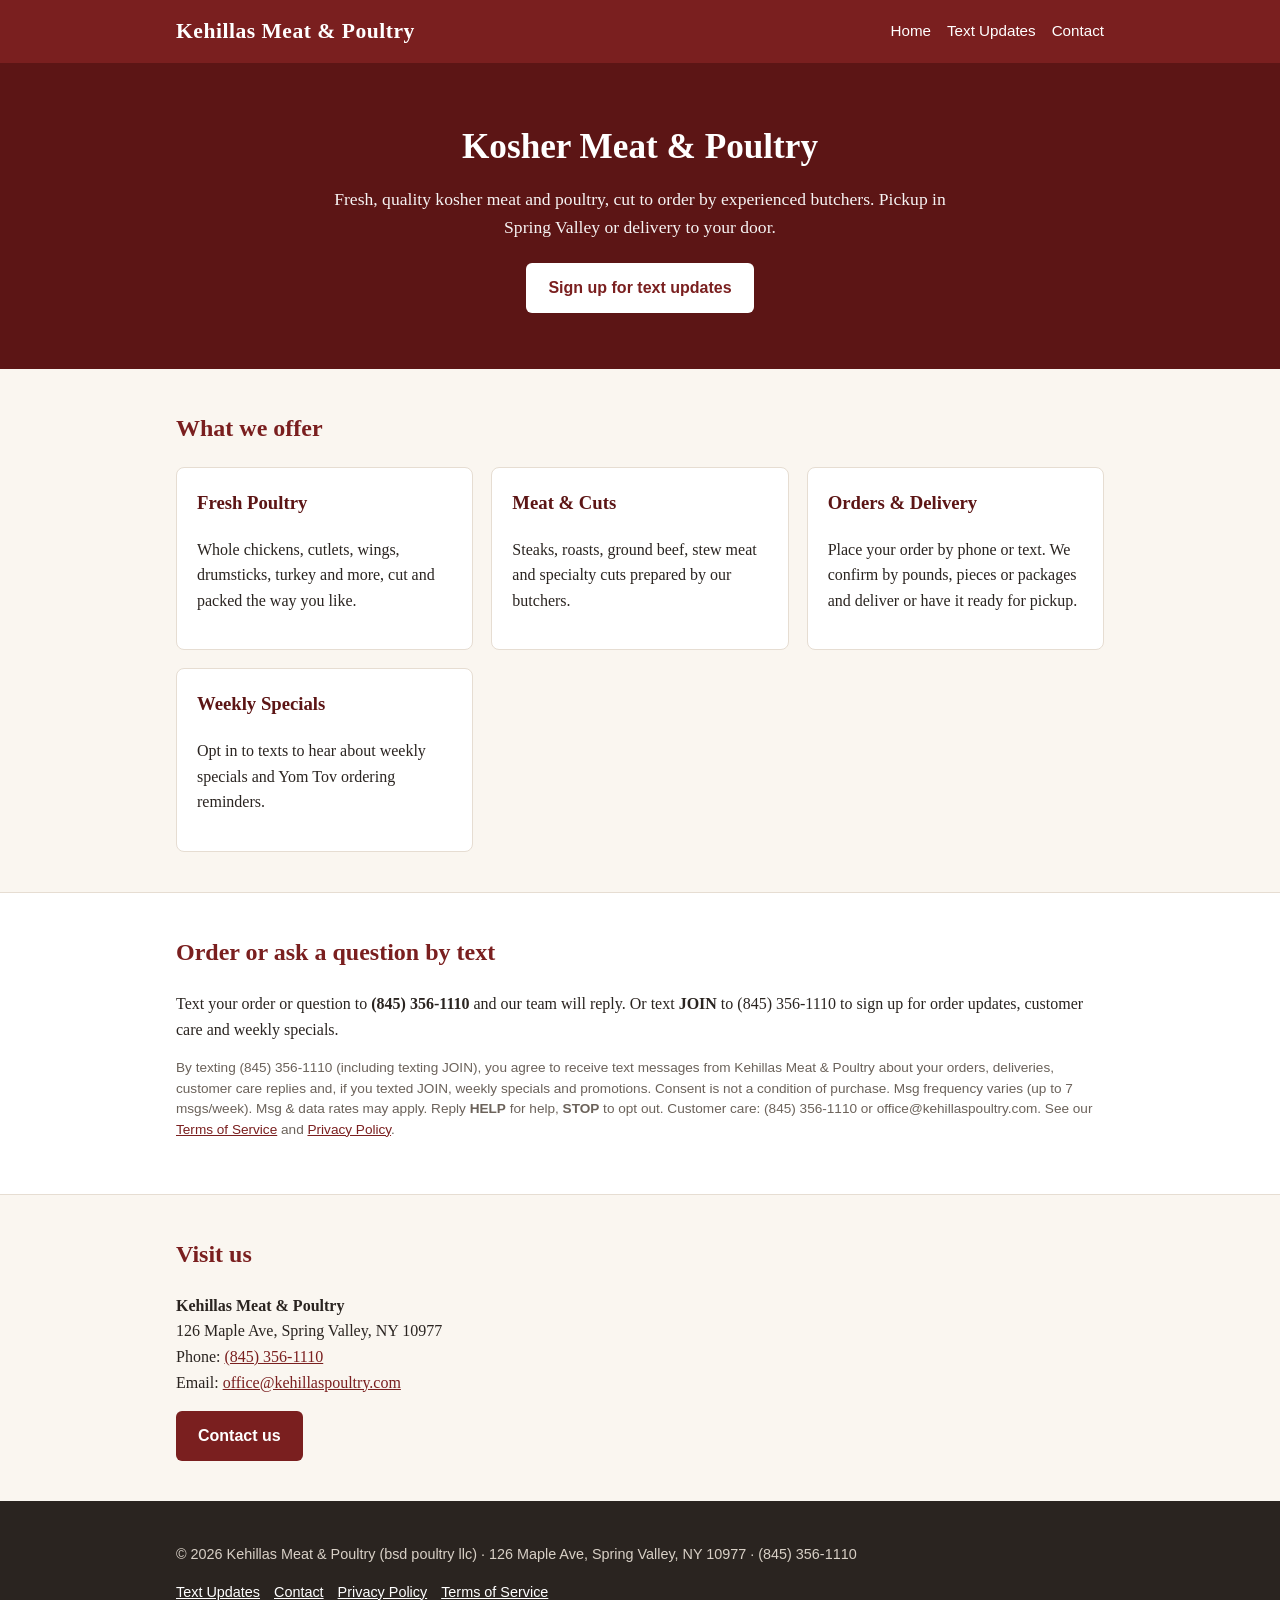
<file: index.html>
<!doctype html>
<html lang="en">
<head>
<meta charset="utf-8">
<meta name="viewport" content="width=device-width, initial-scale=1">
<title>Kehillas Meat & Poultry | Kosher Butcher in Spring Valley, NY</title>
<meta name="description" content="Kehillas Meat & Poultry - kosher meat and poultry at 126 Maple Ave, Spring Valley, NY. Order by phone or text, pickup or delivery.">
<link rel="stylesheet" href="style.css">
</head>
<body>
<header><div class="wrap">
  <a class="logo" href="index.html">Kehillas Meat &amp; Poultry</a>
  <nav><a href="index.html">Home</a><a href="sms.html">Text Updates</a><a href="contact.html">Contact</a></nav>
</div></header>

<div class="hero"><div class="wrap">
  <h1>Kosher Meat &amp; Poultry</h1>
  <p>Fresh, quality kosher meat and poultry, cut to order by experienced butchers. Pickup in Spring Valley or delivery to your door.</p>
  <a class="btn" href="sms.html">Sign up for text updates</a>
</div></div>

<section><div class="wrap">
  <h2>What we offer</h2>
  <div class="grid">
    <div class="card"><h3>Fresh Poultry</h3><p>Whole chickens, cutlets, wings, drumsticks, turkey and more, cut and packed the way you like.</p></div>
    <div class="card"><h3>Meat &amp; Cuts</h3><p>Steaks, roasts, ground beef, stew meat and specialty cuts prepared by our butchers.</p></div>
    <div class="card"><h3>Orders &amp; Delivery</h3><p>Place your order by phone or text. We confirm by pounds, pieces or packages and deliver or have it ready for pickup.</p></div>
    <div class="card"><h3>Weekly Specials</h3><p>Opt in to texts to hear about weekly specials and Yom Tov ordering reminders.</p></div>
  </div>
</div></section>

<section class="band"><div class="wrap">
  <h2>Order or ask a question by text</h2>
  <p>Text your order or question to <strong>(845) 356-1110</strong> and our team will reply. Or text <strong>JOIN</strong> to (845) 356-1110 to sign up for order updates, customer care and weekly specials.</p>
  <p class="disclosure">By texting (845) 356-1110 (including texting JOIN), you agree to receive text messages from Kehillas Meat &amp; Poultry about your orders, deliveries, customer care replies and, if you texted JOIN, weekly specials and promotions. Consent is not a condition of purchase. Msg frequency varies (up to 7 msgs/week). Msg &amp; data rates may apply. Reply <strong>HELP</strong> for help, <strong>STOP</strong> to opt out. Customer care: (845) 356-1110 or office@kehillaspoultry.com. See our <a href="terms-of-service.html">Terms of Service</a> and <a href="privacy-policy.html">Privacy Policy</a>.</p>
</div></section>

<section><div class="wrap">
  <h2>Visit us</h2>
  <p><strong>Kehillas Meat &amp; Poultry</strong><br>126 Maple Ave, Spring Valley, NY 10977<br>Phone: <a href="tel:+18453561110">(845) 356-1110</a><br>Email: <a href="mailto:office@kehillaspoultry.com">office@kehillaspoultry.com</a></p>
  <a class="btn dark" href="contact.html">Contact us</a>
</div></section>

<footer><div class="wrap">
  <p>&copy; 2026 Kehillas Meat &amp; Poultry (bsd poultry llc) &middot; 126 Maple Ave, Spring Valley, NY 10977 &middot; (845) 356-1110</p>
  <p class="links"><a href="sms.html">Text Updates</a><a href="contact.html">Contact</a><a href="privacy-policy.html">Privacy Policy</a><a href="terms-of-service.html">Terms of Service</a></p>
</div></footer>
</body>
</html>
</file>
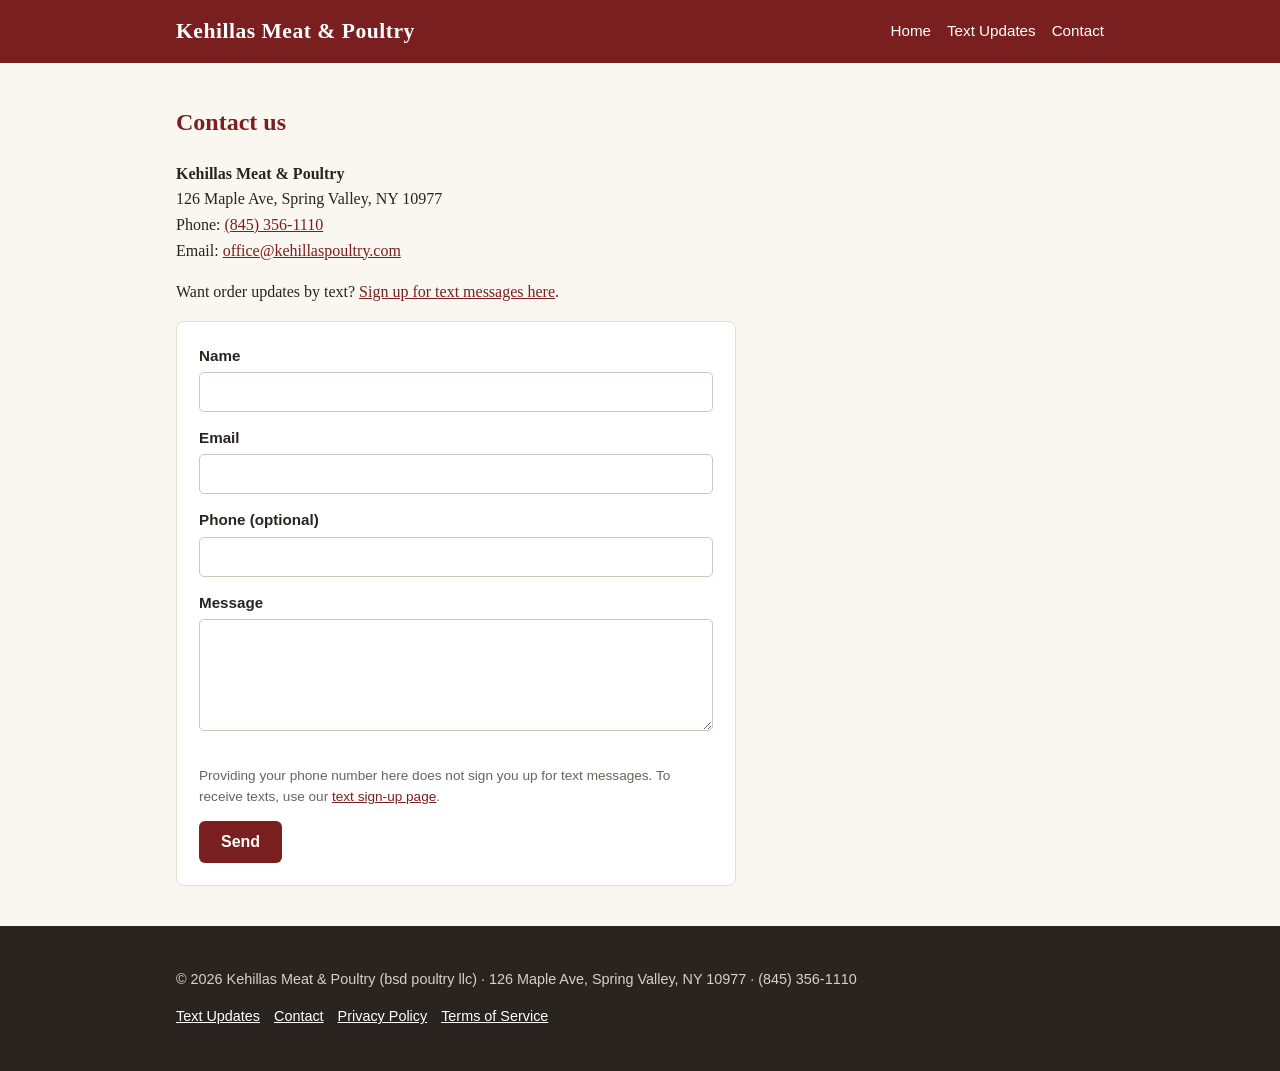
<file: contact.html>
<!doctype html>
<html lang="en">
<head>
<meta charset="utf-8">
<meta name="viewport" content="width=device-width, initial-scale=1">
<title>Contact | Kehillas Meat & Poultry</title>
<link rel="stylesheet" href="style.css">
</head>
<body>
<header><div class="wrap">
  <a class="logo" href="index.html">Kehillas Meat &amp; Poultry</a>
  <nav><a href="index.html">Home</a><a href="sms.html">Text Updates</a><a href="contact.html">Contact</a></nav>
</div></header>

<section><div class="wrap">
  <h2>Contact us</h2>
  <p><strong>Kehillas Meat &amp; Poultry</strong><br>126 Maple Ave, Spring Valley, NY 10977<br>Phone: <a href="tel:+18453561110">(845) 356-1110</a><br>Email: <a href="mailto:office@kehillaspoultry.com">office@kehillaspoultry.com</a></p>
  <p>Want order updates by text? <a href="sms.html">Sign up for text messages here</a>.</p>

  <form action="https://formsubmit.co/office@kehillaspoultry.com" method="POST">
    <input type="hidden" name="_subject" value="Website contact - Kehillas Meat & Poultry">
    <input type="hidden" name="_captcha" value="false">
    <label for="cname">Name</label>
    <input type="text" id="cname" name="name" required>
    <label for="cemail">Email</label>
    <input type="email" id="cemail" name="email" required>
    <label for="cphone">Phone (optional)</label>
    <input type="tel" id="cphone" name="phone">
    <label for="cmsg">Message</label>
    <textarea id="cmsg" name="message" rows="5" required></textarea>
    <p class="disclosure">Providing your phone number here does not sign you up for text messages. To receive texts, use our <a href="sms.html">text sign-up page</a>.</p>
    <button class="btn dark" type="submit">Send</button>
  </form>
</div></section>

<footer><div class="wrap">
  <p>&copy; 2026 Kehillas Meat &amp; Poultry (bsd poultry llc) &middot; 126 Maple Ave, Spring Valley, NY 10977 &middot; (845) 356-1110</p>
  <p class="links"><a href="sms.html">Text Updates</a><a href="contact.html">Contact</a><a href="privacy-policy.html">Privacy Policy</a><a href="terms-of-service.html">Terms of Service</a></p>
</div></footer>
</body>
</html>
</file>
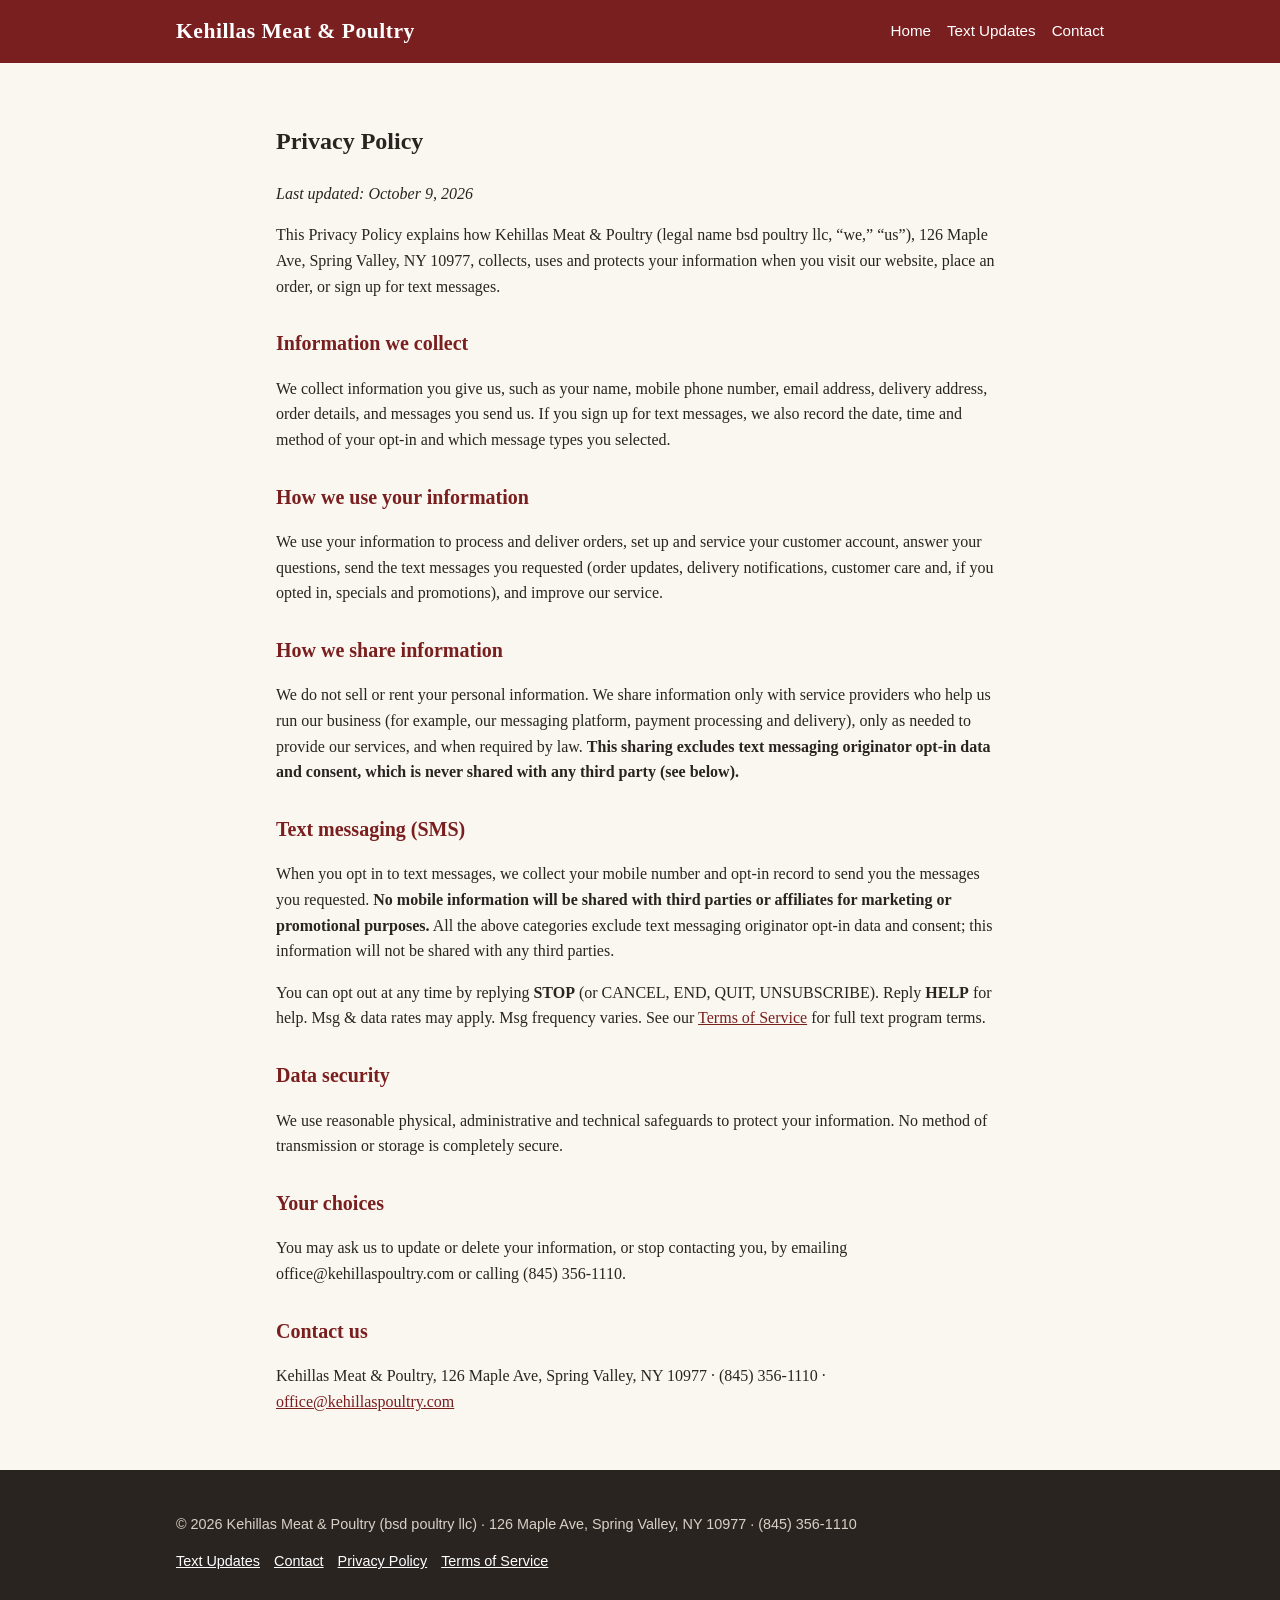
<file: privacy-policy.html>
<!doctype html>
<html lang="en">
<head>
<meta charset="utf-8">
<meta name="viewport" content="width=device-width, initial-scale=1">
<title>Privacy Policy | Kehillas Meat & Poultry</title>
<link rel="stylesheet" href="style.css">
</head>
<body>
<header><div class="wrap">
  <a class="logo" href="index.html">Kehillas Meat &amp; Poultry</a>
  <nav><a href="index.html">Home</a><a href="sms.html">Text Updates</a><a href="contact.html">Contact</a></nav>
</div></header>

<section><div class="wrap legal">
  <h1>Privacy Policy</h1>
  <p><em>Last updated: October 9, 2026</em></p>
  <p>This Privacy Policy explains how Kehillas Meat &amp; Poultry (legal name bsd poultry llc, &ldquo;we,&rdquo; &ldquo;us&rdquo;), 126 Maple Ave, Spring Valley, NY 10977, collects, uses and protects your information when you visit our website, place an order, or sign up for text messages.</p>

  <h2>Information we collect</h2>
  <p>We collect information you give us, such as your name, mobile phone number, email address, delivery address, order details, and messages you send us. If you sign up for text messages, we also record the date, time and method of your opt-in and which message types you selected.</p>

  <h2>How we use your information</h2>
  <p>We use your information to process and deliver orders, set up and service your customer account, answer your questions, send the text messages you requested (order updates, delivery notifications, customer care and, if you opted in, specials and promotions), and improve our service.</p>

  <h2>How we share information</h2>
  <p>We do not sell or rent your personal information. We share information only with service providers who help us run our business (for example, our messaging platform, payment processing and delivery), only as needed to provide our services, and when required by law. <strong>This sharing excludes text messaging originator opt-in data and consent, which is never shared with any third party (see below).</strong></p>

  <h2>Text messaging (SMS)</h2>
  <p>When you opt in to text messages, we collect your mobile number and opt-in record to send you the messages you requested. <strong>No mobile information will be shared with third parties or affiliates for marketing or promotional purposes.</strong> All the above categories exclude text messaging originator opt-in data and consent; this information will not be shared with any third parties.</p>
  <p>You can opt out at any time by replying <strong>STOP</strong> (or CANCEL, END, QUIT, UNSUBSCRIBE). Reply <strong>HELP</strong> for help. Msg &amp; data rates may apply. Msg frequency varies. See our <a href="terms-of-service.html">Terms of Service</a> for full text program terms.</p>

  <h2>Data security</h2>
  <p>We use reasonable physical, administrative and technical safeguards to protect your information. No method of transmission or storage is completely secure.</p>

  <h2>Your choices</h2>
  <p>You may ask us to update or delete your information, or stop contacting you, by emailing office@kehillaspoultry.com or calling (845) 356-1110.</p>

  <h2>Contact us</h2>
  <p>Kehillas Meat &amp; Poultry, 126 Maple Ave, Spring Valley, NY 10977 &middot; (845) 356-1110 &middot; <a href="mailto:office@kehillaspoultry.com">office@kehillaspoultry.com</a></p>
</div></section>

<footer><div class="wrap">
  <p>&copy; 2026 Kehillas Meat &amp; Poultry (bsd poultry llc) &middot; 126 Maple Ave, Spring Valley, NY 10977 &middot; (845) 356-1110</p>
  <p class="links"><a href="sms.html">Text Updates</a><a href="contact.html">Contact</a><a href="privacy-policy.html">Privacy Policy</a><a href="terms-of-service.html">Terms of Service</a></p>
</div></footer>
</body>
</html>
</file>
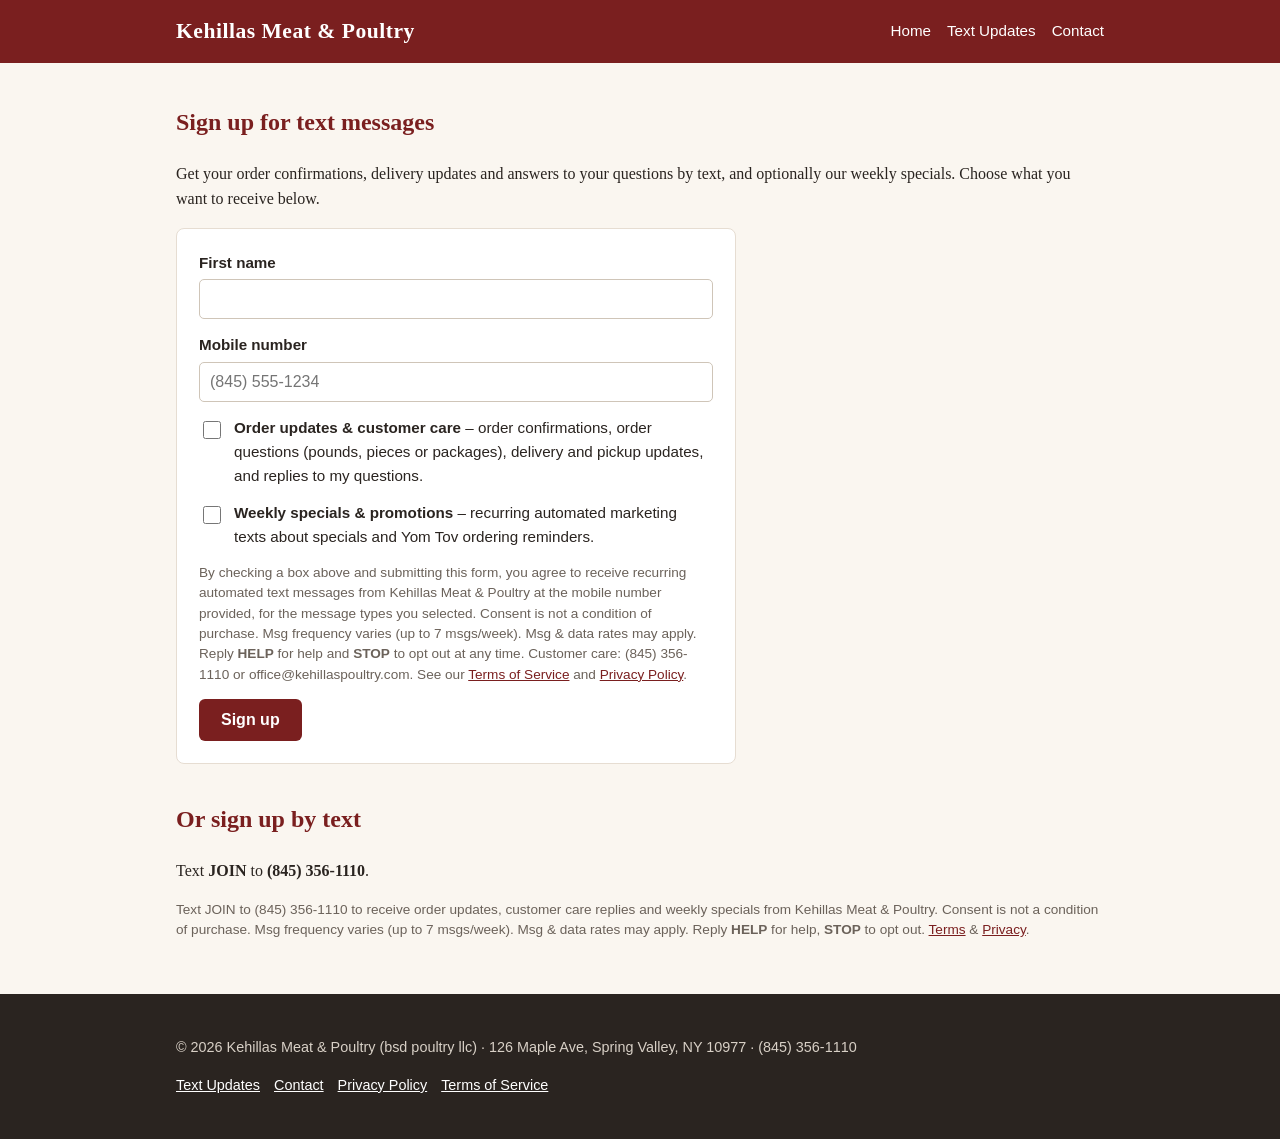
<file: sms.html>
<!doctype html>
<html lang="en">
<head>
<meta charset="utf-8">
<meta name="viewport" content="width=device-width, initial-scale=1">
<title>Text Updates | Kehillas Meat & Poultry</title>
<link rel="stylesheet" href="style.css">
</head>
<body>
<header><div class="wrap">
  <a class="logo" href="index.html">Kehillas Meat &amp; Poultry</a>
  <nav><a href="index.html">Home</a><a href="sms.html">Text Updates</a><a href="contact.html">Contact</a></nav>
</div></header>

<section><div class="wrap">
  <h2>Sign up for text messages</h2>
  <p>Get your order confirmations, delivery updates and answers to your questions by text, and optionally our weekly specials. Choose what you want to receive below.</p>

  <form id="smsForm" action="https://formsubmit.co/office@kehillaspoultry.com" method="POST">
    <input type="hidden" name="_subject" value="New SMS opt-in - Kehillas Meat & Poultry">
    <input type="hidden" name="_next" value="https://kehillaspoultry.com/sms.html?ok=1">
    <input type="hidden" name="_captcha" value="false">

    <label for="name">First name</label>
    <input type="text" id="name" name="first_name" required>

    <label for="phone">Mobile number</label>
    <input type="tel" id="phone" name="mobile_number" required placeholder="(845) 555-1234">

    <div class="check">
      <input type="checkbox" id="optOrders" name="consent_orders_customer_care" value="yes">
      <label for="optOrders"><strong>Order updates &amp; customer care</strong> &ndash; order confirmations, order questions (pounds, pieces or packages), delivery and pickup updates, and replies to my questions.</label>
    </div>
    <div class="check">
      <input type="checkbox" id="optPromo" name="consent_marketing" value="yes">
      <label for="optPromo"><strong>Weekly specials &amp; promotions</strong> &ndash; recurring automated marketing texts about specials and Yom Tov ordering reminders.</label>
    </div>
    <p class="err" id="err">Please check at least one box to sign up.</p>

    <p class="disclosure">By checking a box above and submitting this form, you agree to receive recurring automated text messages from Kehillas Meat &amp; Poultry at the mobile number provided, for the message types you selected. Consent is not a condition of purchase. Msg frequency varies (up to 7 msgs/week). Msg &amp; data rates may apply. Reply <strong>HELP</strong> for help and <strong>STOP</strong> to opt out at any time. Customer care: (845) 356-1110 or office@kehillaspoultry.com. See our <a href="terms-of-service.html">Terms of Service</a> and <a href="privacy-policy.html">Privacy Policy</a>.</p>

    <button class="btn dark" type="submit">Sign up</button>
    <p id="ok" class="disclosure" style="display:none;color:#1b6b2a;font-weight:bold">Thanks! You'll receive a confirmation text shortly.</p>
  </form>

  <h2 style="margin-top:36px">Or sign up by text</h2>
  <p>Text <strong>JOIN</strong> to <strong>(845) 356-1110</strong>.</p>
  <p class="disclosure">Text JOIN to (845) 356-1110 to receive order updates, customer care replies and weekly specials from Kehillas Meat &amp; Poultry. Consent is not a condition of purchase. Msg frequency varies (up to 7 msgs/week). Msg &amp; data rates may apply. Reply <strong>HELP</strong> for help, <strong>STOP</strong> to opt out. <a href="terms-of-service.html">Terms</a> &amp; <a href="privacy-policy.html">Privacy</a>.</p>
</div></section>

<footer><div class="wrap">
  <p>&copy; 2026 Kehillas Meat &amp; Poultry (bsd poultry llc) &middot; 126 Maple Ave, Spring Valley, NY 10977 &middot; (845) 356-1110</p>
  <p class="links"><a href="sms.html">Text Updates</a><a href="contact.html">Contact</a><a href="privacy-policy.html">Privacy Policy</a><a href="terms-of-service.html">Terms of Service</a></p>
</div></footer>
<script>
document.getElementById('smsForm').addEventListener('submit',function(e){
  if(!document.getElementById('optOrders').checked && !document.getElementById('optPromo').checked){
    e.preventDefault();document.getElementById('err').style.display='block';
  }
});
if(location.search.indexOf('ok=1')>-1){document.getElementById('ok').style.display='block';}
</script>
</body>
</html>
</file>
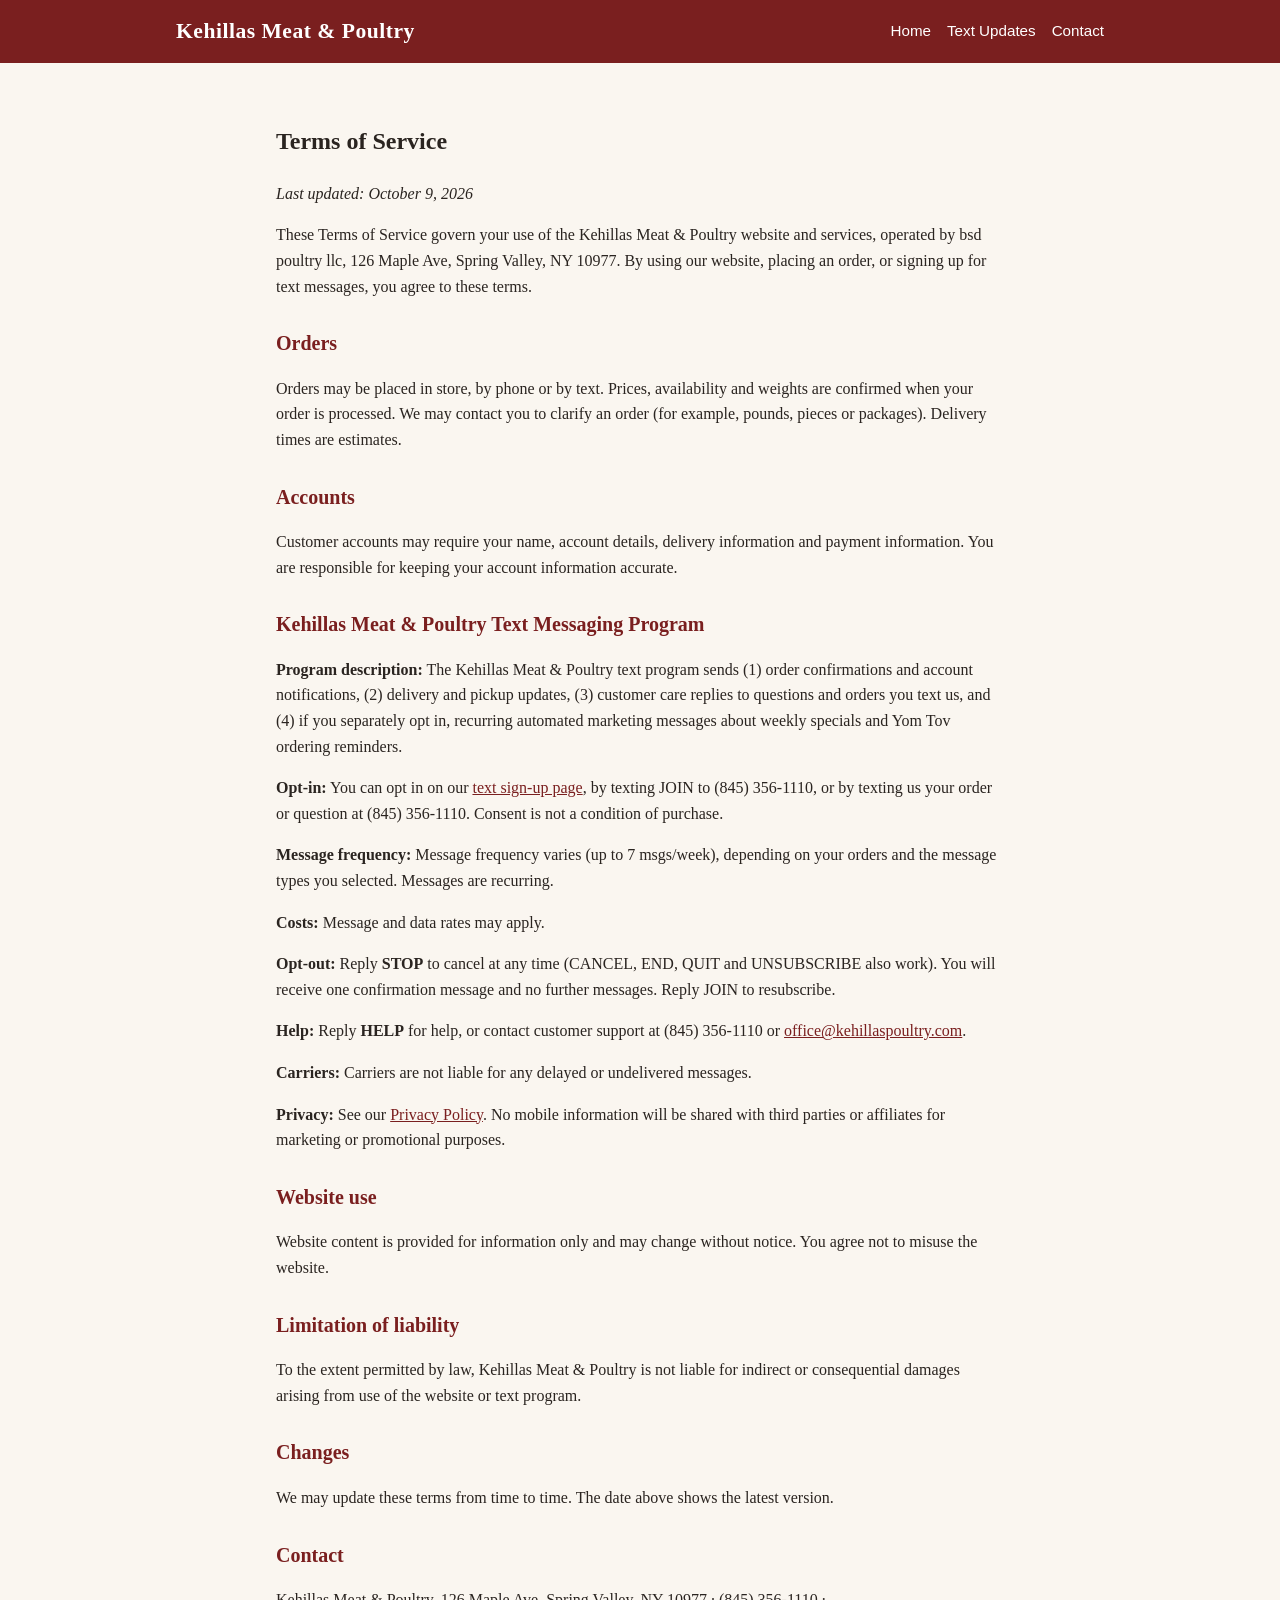
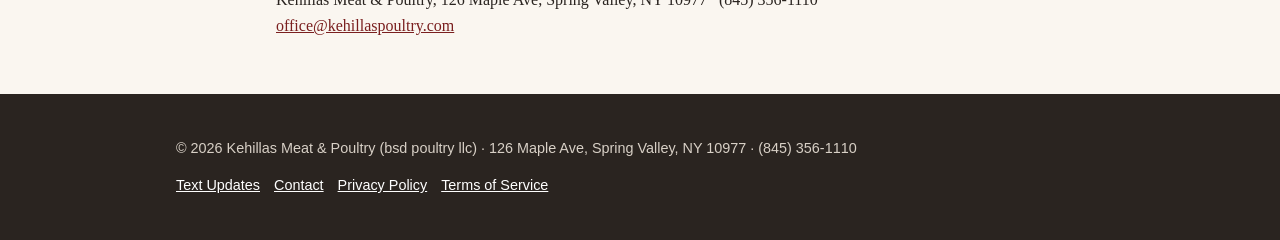
<file: terms-of-service.html>
<!doctype html>
<html lang="en">
<head>
<meta charset="utf-8">
<meta name="viewport" content="width=device-width, initial-scale=1">
<title>Terms of Service | Kehillas Meat & Poultry</title>
<link rel="stylesheet" href="style.css">
</head>
<body>
<header><div class="wrap">
  <a class="logo" href="index.html">Kehillas Meat &amp; Poultry</a>
  <nav><a href="index.html">Home</a><a href="sms.html">Text Updates</a><a href="contact.html">Contact</a></nav>
</div></header>

<section><div class="wrap legal">
  <h1>Terms of Service</h1>
  <p><em>Last updated: October 9, 2026</em></p>
  <p>These Terms of Service govern your use of the Kehillas Meat &amp; Poultry website and services, operated by bsd poultry llc, 126 Maple Ave, Spring Valley, NY 10977. By using our website, placing an order, or signing up for text messages, you agree to these terms.</p>

  <h2>Orders</h2>
  <p>Orders may be placed in store, by phone or by text. Prices, availability and weights are confirmed when your order is processed. We may contact you to clarify an order (for example, pounds, pieces or packages). Delivery times are estimates.</p>

  <h2>Accounts</h2>
  <p>Customer accounts may require your name, account details, delivery information and payment information. You are responsible for keeping your account information accurate.</p>

  <h2>Kehillas Meat &amp; Poultry Text Messaging Program</h2>
  <p><strong>Program description:</strong> The Kehillas Meat &amp; Poultry text program sends (1) order confirmations and account notifications, (2) delivery and pickup updates, (3) customer care replies to questions and orders you text us, and (4) if you separately opt in, recurring automated marketing messages about weekly specials and Yom Tov ordering reminders.</p>
  <p><strong>Opt-in:</strong> You can opt in on our <a href="sms.html">text sign-up page</a>, by texting JOIN to (845) 356-1110, or by texting us your order or question at (845) 356-1110. Consent is not a condition of purchase.</p>
  <p><strong>Message frequency:</strong> Message frequency varies (up to 7 msgs/week), depending on your orders and the message types you selected. Messages are recurring.</p>
  <p><strong>Costs:</strong> Message and data rates may apply.</p>
  <p><strong>Opt-out:</strong> Reply <strong>STOP</strong> to cancel at any time (CANCEL, END, QUIT and UNSUBSCRIBE also work). You will receive one confirmation message and no further messages. Reply JOIN to resubscribe.</p>
  <p><strong>Help:</strong> Reply <strong>HELP</strong> for help, or contact customer support at (845) 356-1110 or <a href="mailto:office@kehillaspoultry.com">office@kehillaspoultry.com</a>.</p>
  <p><strong>Carriers:</strong> Carriers are not liable for any delayed or undelivered messages.</p>
  <p><strong>Privacy:</strong> See our <a href="privacy-policy.html">Privacy Policy</a>. No mobile information will be shared with third parties or affiliates for marketing or promotional purposes.</p>

  <h2>Website use</h2>
  <p>Website content is provided for information only and may change without notice. You agree not to misuse the website.</p>

  <h2>Limitation of liability</h2>
  <p>To the extent permitted by law, Kehillas Meat &amp; Poultry is not liable for indirect or consequential damages arising from use of the website or text program.</p>

  <h2>Changes</h2>
  <p>We may update these terms from time to time. The date above shows the latest version.</p>

  <h2>Contact</h2>
  <p>Kehillas Meat &amp; Poultry, 126 Maple Ave, Spring Valley, NY 10977 &middot; (845) 356-1110 &middot; <a href="mailto:office@kehillaspoultry.com">office@kehillaspoultry.com</a></p>
</div></section>

<footer><div class="wrap">
  <p>&copy; 2026 Kehillas Meat &amp; Poultry (bsd poultry llc) &middot; 126 Maple Ave, Spring Valley, NY 10977 &middot; (845) 356-1110</p>
  <p class="links"><a href="sms.html">Text Updates</a><a href="contact.html">Contact</a><a href="privacy-policy.html">Privacy Policy</a><a href="terms-of-service.html">Terms of Service</a></p>
</div></footer>
</body>
</html>
</file>
<file: style.css>
:root{--red:#7a1f1f;--red-dk:#5c1515;--cream:#faf6f0;--ink:#2a2420;--muted:#6b625a;--line:#e6ddd2;--white:#fff}
*{box-sizing:border-box}
body{margin:0;font-family:Georgia,"Times New Roman",serif;color:var(--ink);background:var(--cream);line-height:1.6}
a{color:var(--red)}
.wrap{max-width:960px;margin:0 auto;padding:0 16px}
header{background:var(--red);color:var(--white)}
header .wrap{display:flex;flex-wrap:wrap;align-items:center;justify-content:space-between;gap:8px;padding-top:14px;padding-bottom:14px}
.logo{font-size:1.35rem;font-weight:bold;color:var(--white);text-decoration:none;letter-spacing:.5px}
nav a{color:var(--white);text-decoration:none;margin-left:16px;font-family:Arial,sans-serif;font-size:.95rem}
nav a:first-child{margin-left:0}
nav a:hover{text-decoration:underline}
.hero{background:var(--red-dk);color:var(--white);padding:56px 0;text-align:center}
.hero h1{margin:0 0 10px;font-size:2.2rem}
.hero p{margin:0 auto 22px;max-width:620px;font-size:1.1rem;opacity:.95}
.btn{display:inline-block;background:var(--white);color:var(--red);padding:12px 22px;border-radius:6px;text-decoration:none;font-family:Arial,sans-serif;font-weight:bold;border:0;cursor:pointer;font-size:1rem}
.btn.dark{background:var(--red);color:var(--white)}
section{padding:40px 0}
h2{color:var(--red);margin-top:0}
.grid{display:grid;grid-template-columns:repeat(auto-fit,minmax(220px,1fr));gap:18px}
.card{background:var(--white);border:1px solid var(--line);border-radius:8px;padding:20px}
.card h3{margin-top:0;color:var(--red-dk)}
.band{background:var(--white);border-top:1px solid var(--line);border-bottom:1px solid var(--line)}
.disclosure{font-family:Arial,sans-serif;font-size:.85rem;color:var(--muted);line-height:1.5}
form{background:var(--white);border:1px solid var(--line);border-radius:8px;padding:22px;max-width:560px}
label{display:block;font-family:Arial,sans-serif;font-size:.95rem;margin-bottom:4px;font-weight:bold}
input[type=text],input[type=tel],input[type=email],textarea{width:100%;padding:10px;border:1px solid #cfc5b8;border-radius:5px;font-size:1rem;margin-bottom:14px;font-family:Arial,sans-serif}
.check{display:flex;gap:10px;align-items:flex-start;margin-bottom:12px;font-family:Arial,sans-serif;font-size:.95rem}
.check input{margin-top:5px;width:18px;height:18px;flex:0 0 auto}
.check label{font-weight:normal;margin:0}
.err{color:#b00020;font-family:Arial,sans-serif;font-size:.9rem;display:none;margin-bottom:10px}
.legal h2{font-size:1.25rem;margin-top:28px}
.legal{max-width:760px}
footer{background:var(--ink);color:#d8d0c6;padding:28px 0;font-family:Arial,sans-serif;font-size:.9rem}
footer a{color:#fff}
footer .links a{margin-right:14px}
@media(max-width:600px){.hero h1{font-size:1.7rem}nav a{margin-left:10px;font-size:.9rem}}
</file>
